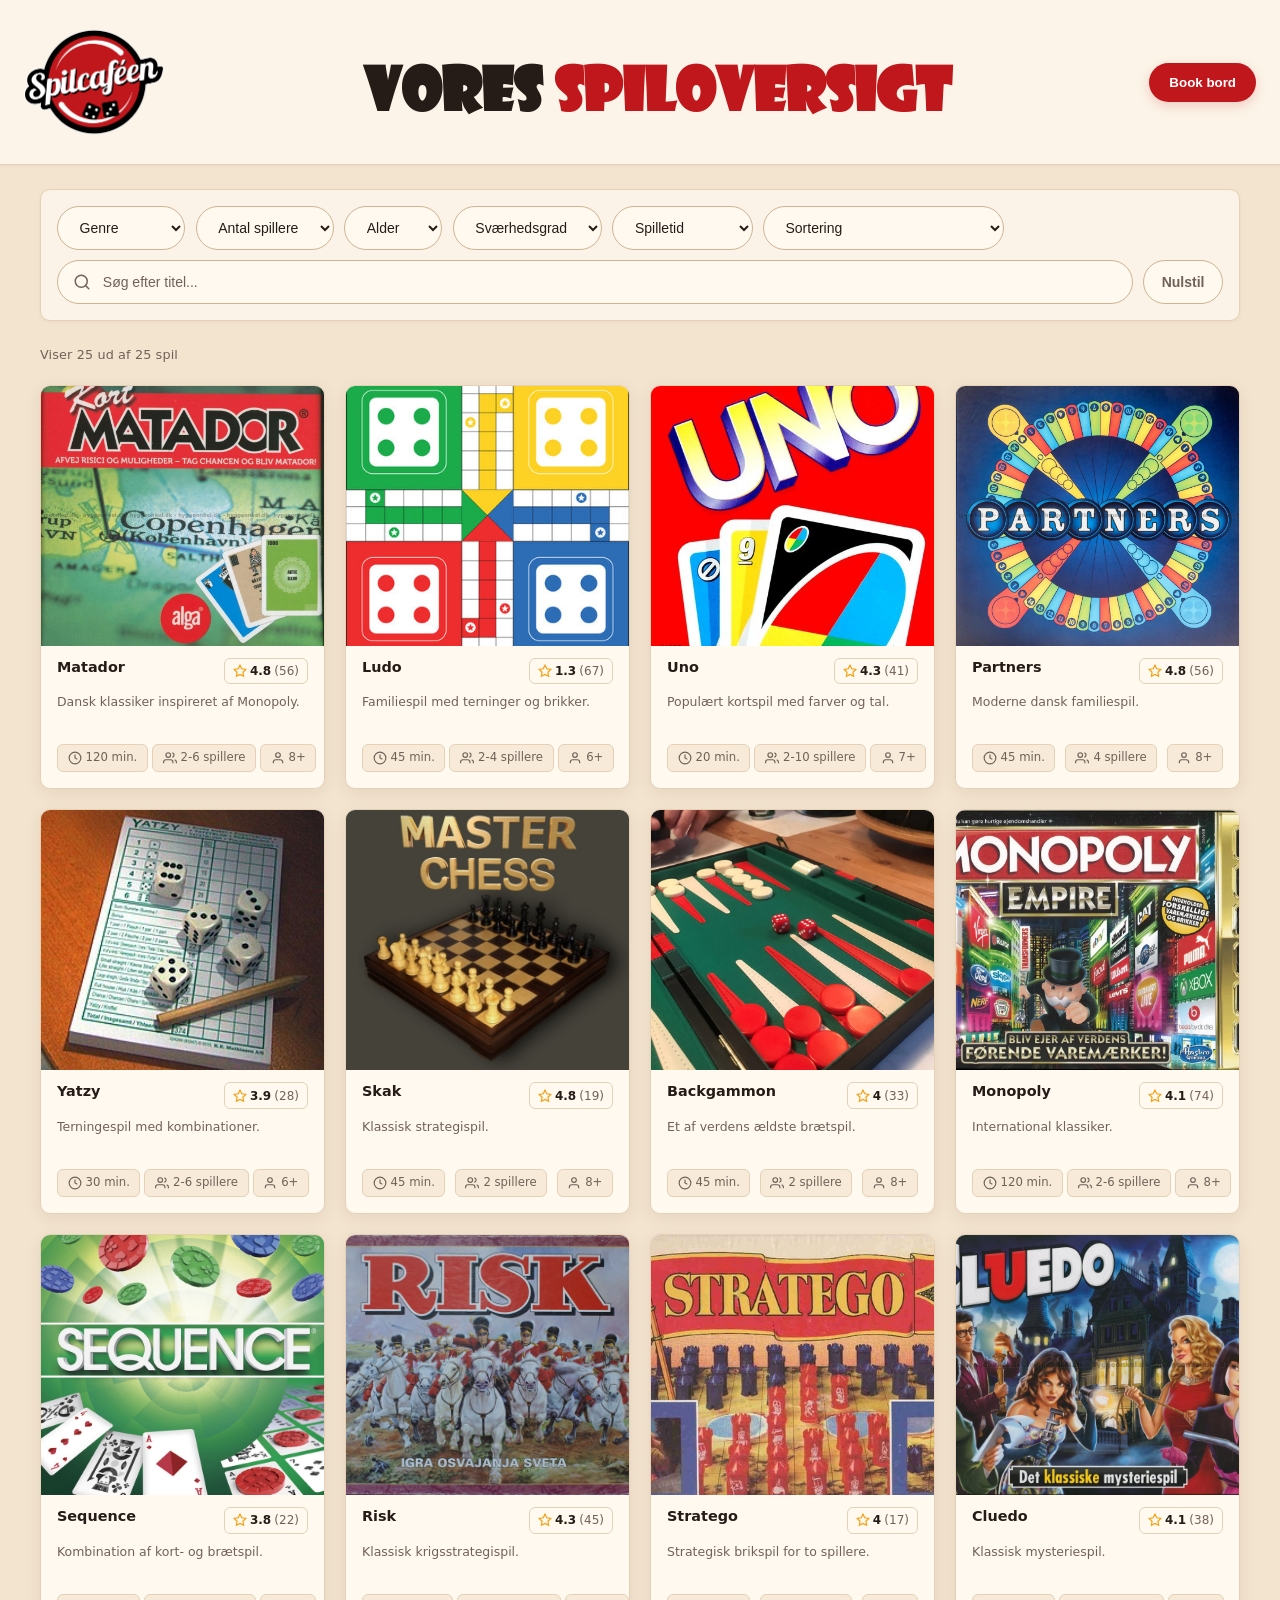
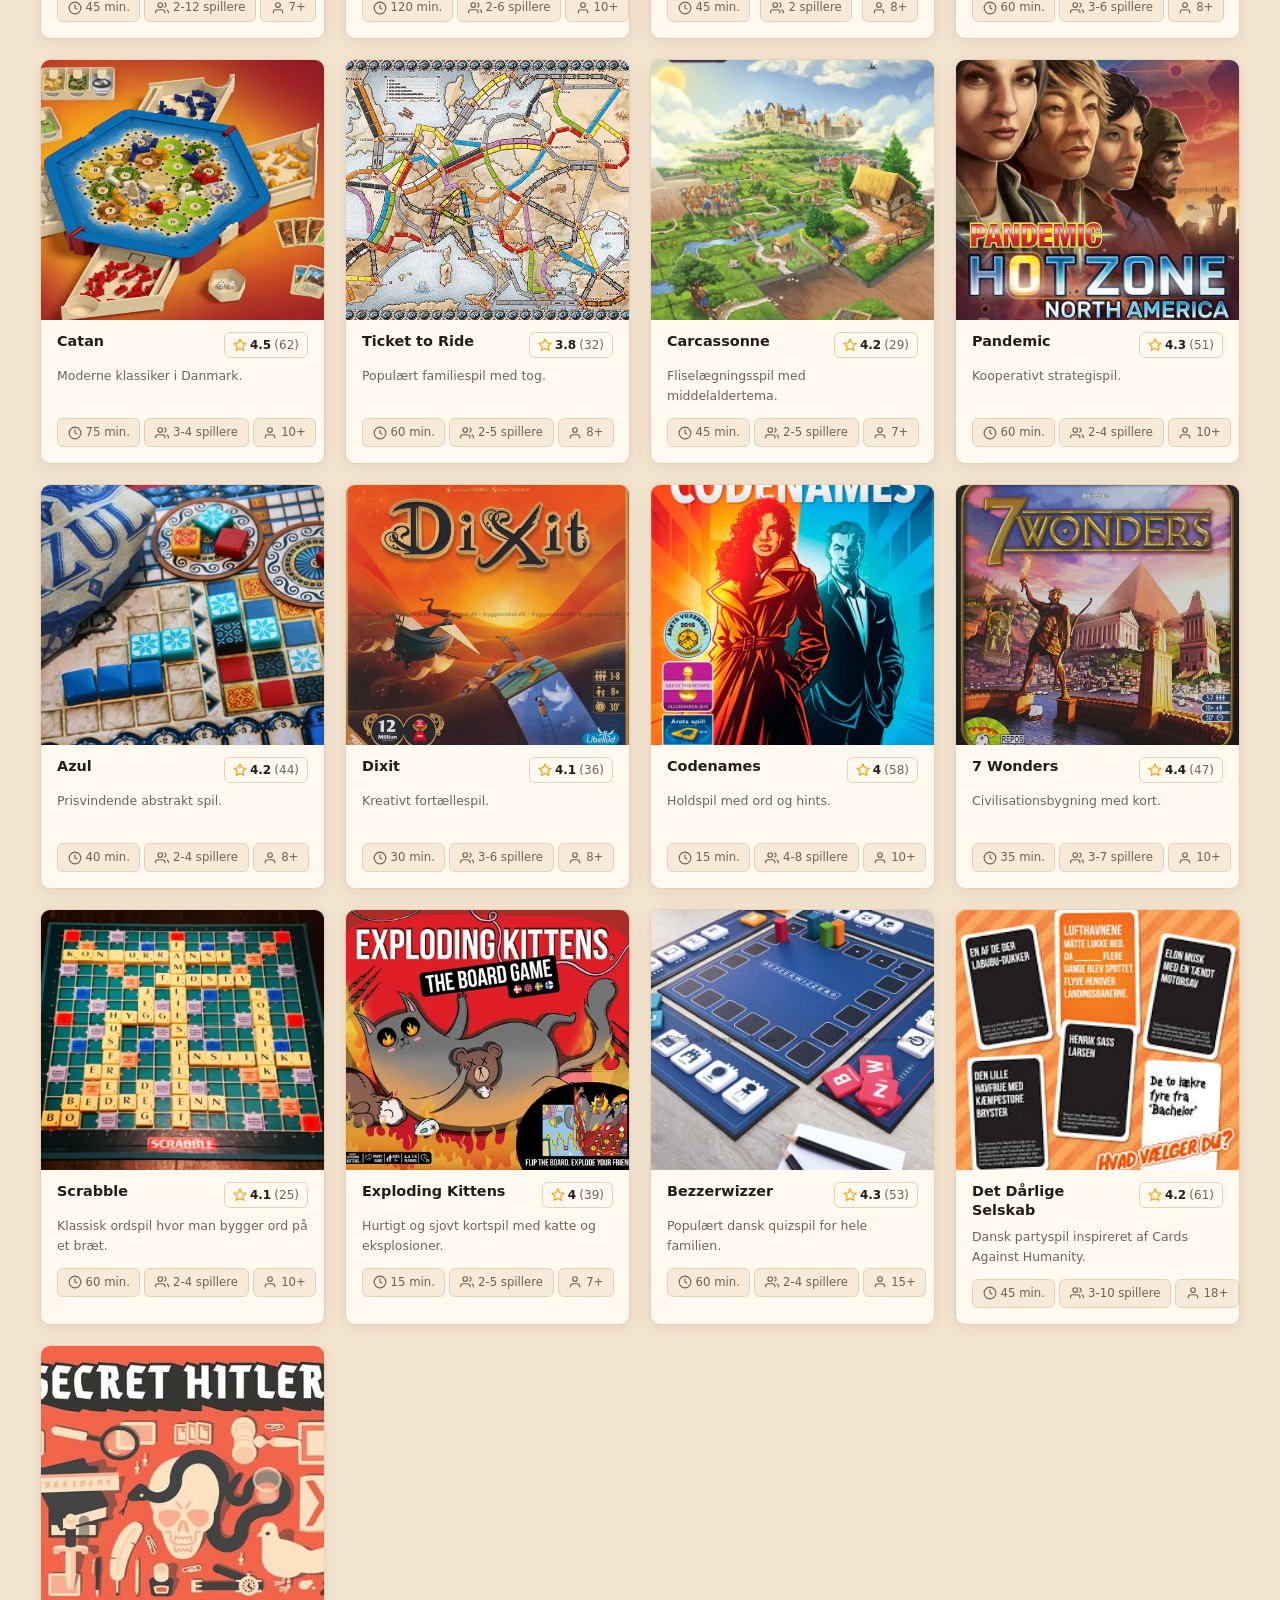
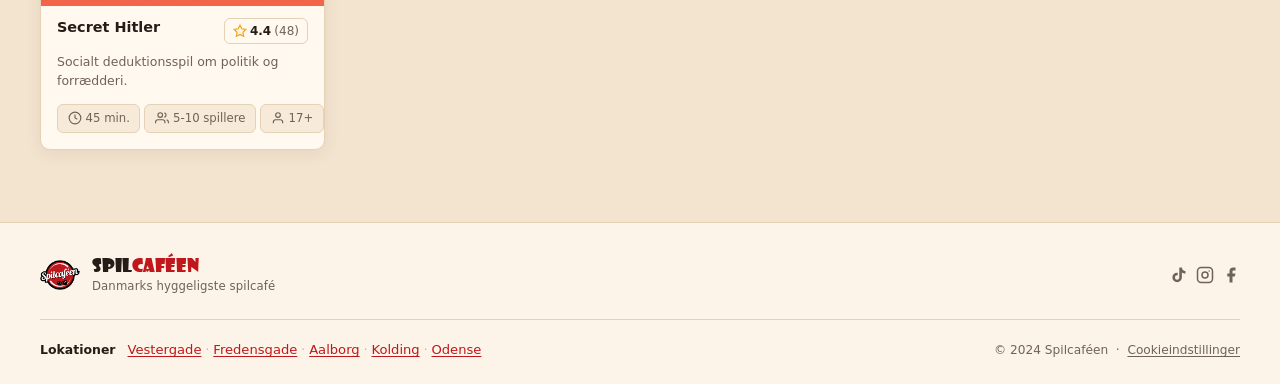
<file: docs/index.html>
<!DOCTYPE html>
<html lang="da">
<head>
  <meta charset="UTF-8" />
  <meta name="viewport" content="width=device-width, initial-scale=1.0" />
  <title>Spilcafé</title>
  <link rel="stylesheet" href="app.css" />
</head>

<body>
  
  <header>
    <img src="img/spilcafe_logo.png" alt="Spilcaféen Logo" class="Logo"/>
    <h1><span>Vores</span> <span>Spiloversigt</span></h1>
    <button id="open-booking" type="button" class="header-book-btn">
  Book bord
</button>
  </header>

  <main>
    <div class="controls">
      <div class="control-group">
        <label for="genre-select">Genre</label>
        <select id="genre-select">
          <option value="all">Genre</option>
        </select>
      </div>
      <div class="control-group">
  <label for="players-select">Antal spillere</label>
  <select id="players-select">
    <option value="all">Antal spillere</option>
  </select>
</div>

<div class="control-group">
  <label for="age-select">Alder</label>
  <select id="age-select">
    <option value="all">Alder</option>
  </select>
</div>

<div class="control-group">
  <label for="difficulty-select">Sværhedsgrad</label>
  <select id="difficulty-select">
    <option value="all">Sværhedsgrad</option>
    <option value="Let">Let</option>
    <option value="Mellem">Mellem</option>
    <option value="Svær">Svær</option>
  </select>
</div>

<div class="control-group">
  <label for="playtime-select">Spilletid</label>
  <select id="playtime-select">
    <option value="all">Spilletid</option>
    <option value="0-30">Op til 30 min.</option>
    <option value="31-60">31-60 min.</option>
    <option value="61-90">61-90 min.</option>
    <option value="91+">Over 90 min.</option>
  </select>
</div>
      <div class="control-group">
        <label for="sort-select">Sortering</label>
        <select id="sort-select">
          <option value="none">Sortering</option>
          <optgroup label="familie spil">
            <option value="title-asc">Titel (A–Å)</option>
            <option value="title-desc">Titel (Å–A)</option>
          </optgroup>
          <optgroup label="Rating">
            <option value="rating-desc">Rating (højeste først)</option>
            <option value="rating-asc">Rating (laveste først)</option>
          </optgroup>
          <optgroup label="Spilletid">
            <option value="playtime-asc">Spilletid (kortest først)</option>
            <option value="playtime-desc">Spilletid (længst først)</option>
          </optgroup>
          <optgroup label="Spillere">
            <option value="players-asc">Spillere (færrest først)</option>
            <option value="players-desc">Spillere (flest først)</option>
          </optgroup>
          <optgroup label="Alder">
            <option value="age-asc">Alder (lavest først)</option>
            <option value="age-desc">Alder (højest først)</option>
          </optgroup>
          <optgroup label="Anmeldelser">
            <option value="votes-desc">Anmeldelser (flest først)</option>
          </optgroup>
          <optgroup label="Sværhedsgrad">
            <option value="difficulty-asc">Sværhedsgrad (let først)</option>
            <option value="difficulty-desc">Sværhedsgrad (svær først)</option>
          </optgroup>
        </select>
      </div>

      <div class="control-group search-wrapper">
        <svg xmlns="http://www.w3.org/2000/svg" width="18" height="18" viewBox="0 0 24 24" fill="none" stroke="currentColor" stroke-width="2" stroke-linecap="round" stroke-linejoin="round">
          <circle cx="11" cy="11" r="8"/><line x1="21" y1="21" x2="16.65" y2="16.65"/>
        </svg>
        <label for="search-input">Søg</label>
        <input type="text" id="search-input" placeholder="Søg efter titel..." />
    
      </div>
        <button id="reset-filters" type="button">Nulstil</button>
    </div>
    

    <div class="status-bar">
      <p id="movie-count">Viser 0 spil</p>
    </div>

    <div id="movie-list" class="movie-grid">
      <p class="loading">Indlæser spil...</p>
    </div>
  </main>

  <footer>
    <div class="footer-top">
      <div class="footer-brand">
        <img src="img/spilcafe_logo.png" alt="Spilcafé" class="footer-logo" />
        <div>
          <p class="footer-brand-name">Spil<span>Caféen</span></p>
          <p class="footer-tagline">Danmarks hyggeligste spilcafé</p>
        </div>
      </div>
      <div class="footer-social">
        <a href="#" class="social-icon" aria-label="TikTok">
          <svg width="18" height="18" viewBox="0 0 24 24" fill="currentColor"><path d="M19.59 6.69a4.83 4.83 0 0 1-3.77-4.25V2h-3.45v13.67a2.89 2.89 0 0 1-2.88 2.5 2.89 2.89 0 0 1-2.89-2.89 2.89 2.89 0 0 1 2.89-2.89c.28 0 .54.04.79.1V9.01a6.33 6.33 0 0 0-.79-.05 6.34 6.34 0 0 0-6.34 6.34 6.34 6.34 0 0 0 6.34 6.34 6.34 6.34 0 0 0 6.33-6.34V8.69a8.18 8.18 0 0 0 4.78 1.52V6.76a4.85 4.85 0 0 1-1.01-.07z"/></svg>
        </a>
        <a href="#" class="social-icon" aria-label="Instagram">
          <svg width="18" height="18" viewBox="0 0 24 24" fill="none" stroke="currentColor" stroke-width="2" stroke-linecap="round" stroke-linejoin="round"><rect x="2" y="2" width="20" height="20" rx="5" ry="5"/><circle cx="12" cy="12" r="4"/><circle cx="17.5" cy="6.5" r="1" fill="currentColor" stroke="none"/></svg>
        </a>
        <a href="#" class="social-icon" aria-label="Facebook">
          <svg width="18" height="18" viewBox="0 0 24 24" fill="currentColor"><path d="M18 2h-3a5 5 0 0 0-5 5v3H7v4h3v8h4v-8h3l1-4h-4V7a1 1 0 0 1 1-1h3z"/></svg>
        </a>
      </div>
    </div>

    <div class="footer-divider"></div>

    <div class="footer-bottom">
      <div class="footer-locations-row">
        <p class="footer-label">Lokationer</p>
        <nav class="footer-locations">
          <a href="#">Vestergade</a>
          <span class="footer-sep">·</span>
          <a href="#">Fredensgade</a>
          <span class="footer-sep">·</span>
          <a href="#">Aalborg</a>
          <span class="footer-sep">·</span>
          <a href="#">Kolding</a>
          <span class="footer-sep">·</span>
          <a href="#">Odense</a>
        </nav>
      </div>
      <p class="footer-copy">© 2024 Spilcaféen &nbsp;·&nbsp; <a href="#">Cookieindstillinger</a></p>
    </div>
  </footer>

  <dialog id="booking-dialog">
    <form id="booking-form" method="dialog">
      <button type="button" id="close-booking">✕</button>
      <div class="booking-header">
        <h2>Book et Bord</h2>
        <p>Reservér et bord hos Spilcaféen og vælg dit yndlingsspil</p>
      </div>
      <div class="booking-body">
        <div class="booking-row">
          <div class="booking-field">
            <label for="booking-name">Navn</label>
            <input type="text" id="booking-name" placeholder="Dit fulde navn" required />
          </div>
          <div class="booking-field">
            <label for="booking-email">E-mail</label>
            <input type="email" id="booking-email" placeholder="din@email.dk" required />
          </div>
        </div>
        <div class="booking-row">
          <div class="booking-field">
            <label for="booking-date">Dato</label>
            <input type="date" id="booking-date" required />
          </div>
          <div class="booking-field">
            <label for="booking-time">Tidspunkt</label>
            <select id="booking-time" required>
              <option value="">Vælg tid</option>
              <option value="14:00">14:00</option>
              <option value="15:00">15:00</option>
              <option value="16:00">16:00</option>
              <option value="17:00">17:00</option>
              <option value="18:00">18:00</option>
              <option value="19:00">19:00</option>
              <option value="20:00">20:00</option>
              <option value="21:00">21:00</option>
            </select>
          </div>
        </div>
        <div class="booking-row">
          <div class="booking-field">
            <label for="booking-people">Antal personer</label>
            <input type="number" id="booking-people" min="1" max="20" placeholder="Antal" required />
          </div>
          <div class="booking-field">
            <label for="booking-location">Lokation</label>
            <select id="booking-location" required>
              <option value="">Vælg lokation</option>
              <option value="Vestergade">Vestergade</option>
              <option value="Fredensgade">Fredensgade</option>
              <option value="Aalborg">Aalborg</option>
              <option value="Kolding">Kolding</option>
              <option value="Odense">Odense</option>
            </select>
          </div>
        </div>
        <div class="booking-field">
          <label for="booking-note">Ønsker / Bemærkninger <span class="optional">(valgfri)</span></label>
          <textarea id="booking-note" placeholder="F.eks. ønsket spil, fødselsdagsfejring, allergi..."></textarea>
        </div>
        <button type="submit" class="booking-submit">Bekræft Booking</button>
      </div>
    </form>
  </dialog>

  <dialog id="movie-dialog">
    <form method="dialog">
      <button id="close-dialog">✕</button>
      <div id="dialog-content"></div>
    </form>
  </dialog>
<button id="back-to-top" type="button" aria-label="Tilbage til toppen">
  ↑
</button>
  <script src="app.js"></script>
  
</body>
</html>
</file>
<file: docs/app.css>
@font-face {
  font-family: 'Showg';
  src: url('../font/SHOWG.TTF') format('truetype');
}

* {
  margin: 0;
  padding: 0;
  box-sizing: border-box;
}

:root {
 /* farver */
 /* --bg: #F3E4CF;
  --surface: #F3E4CF;
  --surface-raised: #F3E4CF;

  --text: #241B16;
  --text-muted: #6F635A;

  --accent: #BF171C;
  --accent-hover: #A51317;

  --border: #E8D8C4;
  --border-strong: #D8C1A6; */

  --bg: #F3E4CF;
  --surface: #FFF9F0;
  --surface-raised: #F7EAD8;

  --text: #261C17;
  --text-muted: #716258;

  --accent: #BF171C;
  --accent-hover: #9F1116;

  --border: #E5D1B6;
  --border-strong: #CFB491;

  /* skygger */
  /* Gamle skygger--shadow-sm: 0 1px 3px rgba(0,0,0,0.07), 0 1px 2px rgba(0,0,0,0.05);
  --shadow-md: 0 4px 16px rgba(0,0,0,0.08), 0 2px 4px rgba(0,0,0,0.04);
  --shadow-hover: 0 12px 32px rgba(0,0,0,0.14), 0 4px 8px rgba(0,0,0,0.06); */

  /* Nye Skygger */
  --shadow-sm: 0 1px 3px rgba(72, 47, 27, 0.06);
  --shadow-md: 0 4px 16px rgba(72, 47, 27, 0.08);
  --shadow-hover: 0 12px 28px rgba(72, 47, 27, 0.14);

  /* afstand */
  --sp-1: 4px;
  --sp-2: 8px;
  --sp-3: 12px;
  --sp-4: 16px;
  --sp-5: 20px;
  --sp-6: 24px;
  --sp-8: 32px;

  /* hjørner */
  --r-sm: 6px;
  --r-md: 10px;
  --r-lg: 14px;
  --r-full: 9999px;
}

body {
  background: var(--bg);
  color: var(--text);
  min-height: 100vh;
  display: flex;
  flex-direction: column;
  font-family: system-ui, -apple-system, BlinkMacSystemFont, 'Segoe UI', Roboto, sans-serif;
  font-size: 16px;
  line-height: 1.5;
}

/* header */
header {
  background: rgba(255, 249, 240, 0.78);
  border-bottom: 1px solid var(--border);
  box-shadow: var(--shadow-sm);
  display: flex;
  align-items: center;
  padding: 0.75rem 1.5rem;
  gap: var(--sp-6);
}

.Logo {
  height: auto;
  width: auto;
  max-width: 140px;
  flex-shrink: 0;
}

header h1 {
  font-family: 'Showg', sans-serif;
  font-size: clamp(2rem, 5vw, 3.6rem);
  line-height: 1;
  flex: 1;
  text-align: center;
  padding-top: 0.75rem;
}

header h1 span:first-child {
  color: var(--text);
}

header h1 span:last-child {
  color: var(--accent);
}

/* book bord knap */
/* .dialog-book-btn {
  display: flex;
  align-items: center;
  justify-content: center;
  gap: var(--sp-2);
  width: 100%;
  background: var(--accent);
  color: #fff;
  border: none;
  border-radius: var(--r-full);
  padding: 0.75rem 1.5rem;
  font-size: 0.925rem;
  font-weight: 600;
  cursor: pointer;
  margin-top: var(--sp-5);
  transition: background 0.2s ease;
}

.dialog-book-btn:hover {
  background: var(--accent-hover);
} */

/* booking dialog */
dialog#booking-dialog {
  width: min(94vw, 560px);
  max-height: 90vh;
  padding: 0;
  border: 1px solid var(--border);
  border-radius: var(--r-lg);
  background: var(--surface);
  color: var(--text);
  box-shadow: 0 24px 64px rgba(0, 0, 0, 0.55);
  overflow: hidden;
  position: fixed;
  left: 50%;
  top: 50%;
  transform: translate(-50%, -50%);
  margin: 0;
  animation: dialog-in 240ms cubic-bezier(0.22, 1, 0.36, 1) both;
}

dialog#booking-dialog::backdrop {
  background: rgba(0, 0, 0, 0.7);
  backdrop-filter: blur(6px);
}

#close-booking {
  position: absolute;
  top: var(--sp-4);
  right: var(--sp-4);
  width: 2.25rem;
  height: 2.25rem;
  border-radius: var(--r-full);
  border: 1px solid var(--border-strong);
  background: var(--surface);
  color: var(--text-muted);
  font-size: 1rem;
  cursor: pointer;
  display: grid;
  place-items: center;
  transition: background 0.2s ease, color 0.2s ease;
  z-index: 10;
}

#close-booking:hover {
  background: var(--accent);
  border-color: var(--accent);
  color: #fff;
}

.booking-header {
  padding: var(--sp-8) var(--sp-8) var(--sp-5);
  border-bottom: 1px solid var(--border);
}

.booking-header h2 {
  font-family: 'Showg', sans-serif;
  font-size: clamp(1.4rem, 3vw, 1.9rem);
  color: var(--text);
  margin-bottom: var(--sp-1);
  padding-right: var(--sp-8);
}

.booking-header p {
  font-size: 0.85rem;
  color: var(--text-muted);
}

.booking-body {
  padding: var(--sp-6) var(--sp-8) var(--sp-8);
  overflow-y: auto;
  max-height: calc(90vh - 120px);
  display: flex;
  flex-direction: column;
  gap: var(--sp-4);
}

.booking-row {
  display: grid;
  grid-template-columns: 1fr 1fr;
  gap: var(--sp-4);
}

.booking-field {
  display: flex;
  flex-direction: column;
  gap: var(--sp-1);
}

.booking-field label {
  font-size: 0.8rem;
  font-weight: 600;
  color: var(--text);
}

.optional {
  font-weight: 400;
  color: var(--text-muted);
}

.booking-field input,
.booking-field select,
.booking-field textarea {
  background: var(--surface);
  border: 1.5px solid var(--border-strong);
  color: var(--text);
  border-radius: var(--r-md);
  padding: 0.6rem 0.85rem;
  font-size: 0.875rem;
  outline: none;
  font-family: inherit;
  transition: border-color 0.2s ease;
}

.booking-field input:focus,
.booking-field select:focus,
.booking-field textarea:focus {
  border-color: var(--accent);
}

.booking-field input::placeholder,
.booking-field textarea::placeholder {
  color: var(--text-muted);
}

.booking-field textarea {
  resize: vertical;
  min-height: 80px;
  line-height: 1.5;
}

.booking-submit {
  width: 100%;
  background: var(--accent);
  color: #fff;
  border: none;
  border-radius: var(--r-full);
  padding: 0.75rem;
  font-size: 0.95rem;
  font-weight: 600;
  cursor: pointer;
  margin-top: var(--sp-2);
  transition: background 0.2s ease;
}

.booking-submit:hover {
  background: var(--accent-hover);
}

.booking-success {
  text-align: center;
  padding: var(--sp-8);
}

.booking-success .success-icon {
  font-size: 2.5rem;
  margin-bottom: var(--sp-4);
}

.booking-success h3 {
  font-family: 'Showg', sans-serif;
  font-size: 1.6rem;
  color: var(--text);
  margin-bottom: var(--sp-2);
}

.booking-success p {
  color: var(--text-muted);
  font-size: 0.875rem;
  line-height: 1.6;
}

@media (max-width: 480px) {
  .booking-row {
    grid-template-columns: 1fr;
  }
  .booking-header,
  .booking-body {
    padding-left: var(--sp-5);
    padding-right: var(--sp-5);
  }
}

/* main */
main {
  width: min(1200px, 94vw);
  margin: 0 auto;
  padding: var(--sp-6) 0 var(--sp-8);
  flex: 1;
}

.control-group {
  display: flex;
}

.control-group label {
  display: none;
}

.control-group select {
  min-height: 44px;
  background: var(--surface);
  border: 1.5px solid var(--border-strong);
  color: var(--text);
  border-radius: var(--r-full);
  padding: 0.6rem 1.1rem;
  font-size: 0.875rem;
  font-weight: 500;
  outline: none;
  transition: border-color 0.2s ease;
  cursor: pointer;
  white-space: nowrap;
 
}

.control-group select:hover {
  border-color: #aaa;
}

.control-group select:focus {
  border-color: var(--accent);
}

/* .control-group select option,
.control-group select optgroup {
  background: #1e1e1e;
  color: #f2f2f2;
} */
.control-group select option,
.control-group select optgroup {
  background: var(--surface);
  color: var(--text);
}

.search-wrapper {
  flex: 1;
  position: relative;
  align-items: center;
}

.search-wrapper svg {
  position: absolute;
  left: 1rem;
  top: 50%;
  transform: translateY(-50%);
  color: var(--text-muted);
  pointer-events: none;
}

.control-group input {
  min-height: 44px;
  width: 100%;
  background: var(--surface);
  border: 1.5px solid var(--border-strong);
  color: var(--text);
  border-radius: var(--r-full);
  padding: 0.6rem 1rem 0.6rem 2.8rem;
  font-size: 0.875rem;
  outline: none;
  transition: border-color 0.2s ease;
}

.control-group input::placeholder {
  color: var(--text-muted);
  font-weight: 400;
}

.control-group input:hover {
  border-color: #aaa;
}

.control-group input:focus {
  border-color: var(--accent);
}

/* antal spil */
.status-bar {
  margin-bottom: var(--sp-3);
  color: var(--text-muted);
  font-size: 0.8rem;
  font-weight: 500;
  letter-spacing: 0.01em;
}

/* kortgitter */
.movie-grid {
  display: grid;
  grid-template-columns: repeat(4, 1fr);
  gap: var(--sp-5);
  padding: var(--sp-2) 0;
}

/* kort */
.movie-card {
  background: var(--surface);
  border: 1px solid var(--border);
  border-radius: var(--r-md);
  overflow: hidden;
  cursor: pointer;
  box-shadow: var(--shadow-md);
  transition: transform 0.2s ease, box-shadow 0.2s ease;


  display: flex;
  flex-direction: column;
  height: 100%;
}

.movie-card:hover {
  transform: translateY(-4px);
  box-shadow: var(--shadow-hover);
  border-color: var(--border-strong);
}

.movie-poster {
  width: 100%;
  height: 260px;
  object-fit: cover;
  display: block;
}

/* kort info */
.movie-info {
  padding: var(--sp-3) var(--sp-4) var(--sp-4);

  display: flex;
  flex-direction: column;
  flex: 1;
}

.title-row {
  display: flex;
  justify-content: space-between;
  align-items: flex-start;
  gap: var(--sp-2);
  margin-bottom: var(--sp-2);
}

.movie-info h2 {
  font-family: system-ui, -apple-system, sans-serif;
  font-size: 0.9rem;
  font-weight: 700;
  color: var(--text);
  line-height: 1.3;
  margin: 0;
  
}

.rating-badge {
  display: flex;
  align-items: center;
  gap: 0.2rem;
  border: 1.5px solid var(--border);
  border-radius: var(--r-sm);
  padding: 0.2rem 0.5rem;
  font-size: 0.75rem;
  font-weight: 600;
  color: var(--text);
  white-space: nowrap;
  flex-shrink: 0;
  cursor: pointer;
  transition: opacity 0.2s ease;

  
}

.rating-badge:hover {
  opacity: 0.7;
}

.rating-badge.starred svg {
  fill: #f59e0b;
}

.rating-votes {
  color: var(--text-muted);
  font-weight: 400;
}

/* .card-description {
  min-height: 2.5rem;
  font-size: 0.78rem;
  color: var(--text-muted);
  line-height: 1.55;
  margin-bottom: var(--sp-3);
  display: -webkit-box;
  line-clamp: 2;
  -webkit-line-clamp: 2;
  -webkit-box-orient: vertical;
  overflow: hidden;
} */
.card-description {
  min-height: 2.5rem;
  max-height: 2.5rem;
  font-size: 0.78rem;
  color: var(--text-muted);
  line-height: 1.55;
  margin-bottom: var(--sp-3);
  overflow: hidden;
}

.info-badges {
  display: flex;
  gap: var(--sp-1);
  flex-wrap: nowrap;
  justify-content: space-between;
}

.badge {
  display: flex;
  align-items: center;
  gap: 0.25rem;
  background: var(--surface-raised);
  border: 1px solid var(--border);
  border-radius: var(--r-sm);
  padding: 0.28rem 0.6rem;
  font-size: 0.73rem;
  font-weight: 500;
  color: var(--text-muted);
  white-space: nowrap;
}

/* ingen resultater */
.empty,
.loading {
  text-align: center;
  color: var(--text-muted);
  border: 1px solid var(--border);
  border-radius: var(--r-sm);
  padding: var(--sp-4);
  background: var(--surface);
  grid-column: 1 / -1;
  font-size: 0.875rem;
}

/* dialog */
dialog#movie-dialog {
  width: min(94vw, 960px);
  max-height: 90vh;
  padding: 0;
  border: 1px solid var(--border);
  border-radius: var(--r-lg);
  background: var(--surface);
  color: var(--text);
  box-shadow: 0 24px 64px rgba(0, 0, 0, 0.55);
  overflow: hidden;
  position: fixed;
  left: 50%;
  top: 50%;
  transform: translate(-50%, -50%);
  margin: 0;
  animation: dialog-in 240ms cubic-bezier(0.22, 1, 0.36, 1) both;
}

@keyframes dialog-in {
  from { opacity: 0; transform: translate(-50%, -47%) scale(0.96); }
  to   { opacity: 1; transform: translate(-50%, -50%) scale(1); }
}

dialog#movie-dialog::backdrop {
  background: rgba(0, 0, 0, 0.7);
  backdrop-filter: blur(6px);
}

#close-dialog {
  position: absolute;
  top: var(--sp-4);
  right: var(--sp-4);
  width: 2.25rem;
  height: 2.25rem;
  border-radius: var(--r-full);
  border: 1px solid var(--border-strong);
  background: var(--surface);
  color: var(--text-muted);
  font-size: 1rem;
  cursor: pointer;
  display: grid;
  place-items: center;
  transition: background 0.2s ease, color 0.2s ease;
  z-index: 10;
}

#close-dialog:hover {
  background: var(--accent);
  border-color: var(--accent);
  color: #fff;
}

#dialog-content {
  display: grid;
  grid-template-columns: 0.85fr 1.15fr;
  gap: 0;
  align-items: stretch;
  overflow-y: auto;
  max-height: 90vh;
}

#dialog-content img.movie-poster {
  width: 100%;
  height: 100%;
  min-height: 360px;
  object-fit: cover;
  display: block;
  border-radius: 0;
}

.dialog-details {
  padding: var(--sp-8) var(--sp-8) var(--sp-8) var(--sp-6);
  overflow-y: auto;
}

.dialog-title-row {
  margin-bottom: var(--sp-2);
  padding-right: var(--sp-8);
  display: flex;
  flex-direction: column;
  gap: var(--sp-2);
}

.dialog-details h2 {
  margin: 0;
  font-family: 'Showg', sans-serif;
  font-size: clamp(1.6rem, 3vw, 2.2rem);
  line-height: 1.1;
  color: var(--text);
}

.dialog-genre {
  display: inline-flex;
  align-items: center;
  padding: 0.25rem 0.75rem;
  border-radius: var(--r-sm);
  background: var(--surface-raised);
  border: 1px solid var(--border);
  color: var(--text-muted);
  font-size: 0.75rem;
  font-weight: 600;
  letter-spacing: 0.02em;
  white-space: nowrap;
  align-self: flex-start;
  cursor: default;
  pointer-events: none;
}

.dialog-rating {
  display: flex;
  align-items: center;
  gap: var(--sp-2);
  margin-bottom: var(--sp-5);
}

.dialog-star-btn {
  background: none;
  border: none;
  cursor: pointer;
  padding: 0;
  display: flex;
  align-items: center;
  line-height: 1;
}

.dialog-star-btn svg {
  fill: none;
  stroke: #d1d5db;
  transition: fill 0.2s ease, stroke 0.2s ease;
}

.dialog-star-btn:hover svg {
  stroke: #f59e0b;
}

.dialog-star-btn.starred svg {
  fill: #f59e0b;
  stroke: #f59e0b;
}

.dialog-score {
  font-size: 1.1rem;
  font-weight: 700;
  color: var(--text);
}

.dialog-votes {
  font-size: 0.8rem;
  color: var(--text-muted);
}

.dialog-stats {
  display: flex;
  gap: var(--sp-3);
  margin-bottom: var(--sp-5);
  flex-wrap: wrap;
}

.dialog-stat {
  display: flex;
  align-items: center;
  gap: var(--sp-3);
  background: var(--surface-raised);
  border: 1px solid var(--border);
  border-radius: var(--r-md);
  padding: var(--sp-3) var(--sp-4);
  flex: 1;
  min-width: 90px;
  color: var(--text-muted);
}

.dialog-stat div {
  display: flex;
  flex-direction: column;
  gap: 2px;
}

.stat-label {
  font-size: 0.68rem;
  color: var(--text-muted);
  text-transform: uppercase;
  letter-spacing: 0.06em;
  font-weight: 600;
}

.stat-value {
  font-size: 0.925rem;
  font-weight: 700;
  color: var(--text);
}

.movie-year {
  display: inline-block;
  margin-left: 0.45rem;
  padding: 0.2rem 0.55rem;
  border-radius: var(--r-full);
  background: var(--surface-raised);
  color: var(--text-muted);
  font-size: 0.8rem;
  font-weight: 600;
}

.movie-description {
  color: var(--text-muted);
  font-size: 0.875rem;
  line-height: 1.7;
  border-top: 1px solid var(--border);
  padding-top: var(--sp-4);
  margin-top: var(--sp-1);
}

/* footer */
footer {
  background: rgba(255, 249, 240, 0.78);
  border-top: 1px solid var(--border);
  margin-top: var(--sp-8);
  padding: var(--sp-8) 1.5rem var(--sp-6);
}

.footer-top {
  width: min(1200px, 94vw);
  margin: 0 auto var(--sp-6);
  display: flex;
  justify-content: space-between;
  align-items: center;
  gap: var(--sp-4);
}

.footer-brand {
  display: flex;
  align-items: center;
  gap: 0.75rem;
}

.footer-logo {
  width: 40px;
  height: 40px;
  object-fit: contain;
}

.footer-brand-name {
  font-family: 'Showg', sans-serif;
  font-size: 1.2rem;
  line-height: 1;
  color: var(--text);
}

.footer-brand-name span {
  color: var(--accent);
}

.footer-tagline {
  font-size: 0.73rem;
  color: var(--text-muted);
  margin-top: 0.25rem;
  letter-spacing: 0.01em;
}

.footer-social {
  display: flex;
  gap: var(--sp-2);
  flex-shrink: 0;
}

.social-icon {
  display: grid;
  place-items: center;
  color: var(--text-muted);
}

.footer-divider {
  width: min(1200px, 94vw);
  margin: 0 auto var(--sp-5);
  border-top: 1px solid var(--border);
}

.footer-bottom {
  width: min(1200px, 94vw);
  margin: 0 auto;
  display: flex;
  justify-content: space-between;
  align-items: baseline;
  gap: var(--sp-4);
  flex-wrap: wrap;
}

.footer-locations-row {
  display: flex;
  align-items: baseline;
  gap: 0.75rem;
  flex-wrap: wrap;
}

.footer-label {
  font-size: 0.78rem;
  font-weight: 600;
  color: var(--text);
  white-space: nowrap;
}

.footer-locations {
  display: flex;
  align-items: center;
  gap: var(--sp-1);
  flex-wrap: wrap;
}

.footer-locations a {
  font-size: 0.82rem;
  color: var(--accent);
  text-decoration: underline;
  text-underline-offset: 2px;
  transition: opacity 0.2s ease;
}

.footer-locations a:hover {
  opacity: 0.65;
}

.footer-sep {
  color: var(--border-strong);
  font-size: 0.75rem;
}

.footer-copy {
  font-size: 0.76rem;
  color: var(--text-muted);
  white-space: nowrap;
}

.footer-copy a {
  color: var(--text-muted);
  text-decoration: underline;
  text-underline-offset: 2px;
  transition: color 0.2s ease;
}

.footer-copy a:hover {
  color: var(--text);
}

/* responsive */
@media (max-width: 1100px) {
  .movie-grid {
    grid-template-columns: repeat(3, 1fr);
  }
}

@media (max-width: 768px) {
  .movie-grid {
    grid-template-columns: repeat(2, 1fr);
  }

  #dialog-content {
    grid-template-columns: 1fr;
  }

  #dialog-content img.movie-poster {
    min-height: 220px;
    max-height: 280px;
  }

  .dialog-details {
    padding: var(--sp-5);
  }
}

@media (max-width: 900px) {
  .controls {
    flex-wrap: wrap;
  }
  .search-wrapper {
    flex: unset;
    width: 100%;
  }
}

@media (max-width: 480px) {
  .movie-grid {
    grid-template-columns: 1fr;
  }
}
#reset-filters {
  background: var(--surface);
  border: 1.5px solid var(--border-strong);
  color: var(--text-muted);
  border-radius: var(--r-full);
  padding: 0.6rem 1.1rem;
  font-size: 0.875rem;
  font-weight: 600;
  cursor: pointer;
  white-space: nowrap;
  transition: background 0.2s ease, border-color 0.2s ease, color 0.2s ease;
}

#reset-filters:hover {
  background: var(--accent);
  border-color: var(--accent);
  color: #fff;
}

#reset-filters:focus {
  outline: none;
  border-color: var(--accent);
}

/* Filterområde */
.controls {
  background: var(--surface);
  border: 1px solid var(--border);
  border-radius: var(--r-md);
  padding: var(--sp-4);
  box-shadow: var(--shadow-sm);

  /* display: flex;
  flex-wrap: wrap;
  gap: var(--sp-2);
  align-items: center; */
  display: flex;
  flex-wrap: wrap;
  align-items: center;
  gap: 0.65rem;
  margin-bottom: 1.5rem;
  padding: 1rem;
  background: rgba(255, 249, 240, 0.75);
  border: 1px solid var(--border);
  border-radius: var(--r-md);
  box-shadow: var(--shadow-sm);
  
}

/* Dropdowns må ikke presse layoutet ud af skærmen */
.control-group select {
  min-width: 0;
}

/* Søgning går ned på sin egen linje, hvis der ikke er plads */
.search-wrapper {
  flex: 1 1 240px;
  min-width: 0;
}

/* Nulstil skal blive synlig */
#reset-filters {
  min-height: 44px;
  flex-shrink: 0;
}

/* Mobil */
@media (max-width: 600px) {
  .controls {
    flex-direction: column;
    align-items: stretch;
  }

  .control-group,
  .control-group select,
  .search-wrapper,
  .control-group input,
  #reset-filters {
    width: 100%;
  }
}

/* tilbage til toppen knap */
#back-to-top {
  position: fixed;
  right: 1.5rem;
  bottom: 1.5rem;
  width: 48px;
  height: 48px;
  border: none;
  border-radius: var(--r-full);
  background: var(--accent);
  color: #fff;
  font-size: 1.4rem;
  font-weight: 700;
  cursor: pointer;
  box-shadow: var(--shadow-md);
  z-index: 1000;

  opacity: 0;
  visibility: hidden;
  transform: translateY(12px);
  transition:
    opacity 0.2s ease,
    visibility 0.2s ease,
    transform 0.2s ease,
    background 0.2s ease;
}

#back-to-top:hover {
  background: var(--accent-hover);
}

#back-to-top.show {
  opacity: 1;
  visibility: visible;
  transform: translateY(0);
  box-shadow: 0 4px 12px rgba(191, 23, 28, 0.18);
}

@media (max-width: 600px) {
  #back-to-top {
    right: 1rem;
    bottom: 1rem;
    width: 44px;
    height: 44px;
  }
}
.header-book-btn {
  /* flex-shrink: 0;
  background: var(--accent);
  color: #fff;
  border: none;
  border-radius: var(--r-full);
  padding: 0.75rem 1.25rem;
  font-size: 0.9rem;
  font-weight: 600;
  cursor: pointer;
  transition: background 0.2s ease; */
  flex-shrink: 0;
  background: var(--accent);
  color: #fff;
  border: none;
  border-radius: var(--r-full);
  padding: 0.75rem 1.25rem;
  font-weight: 600;
  cursor: pointer;
  box-shadow: 0 4px 12px rgba(191, 23, 28, 0.18);
}

.header-book-btn:hover {
  background: var(--accent-hover);
}

@media (max-width: 600px) {
  .header-book-btn {
    padding: 0.65rem 1rem;
    font-size: 0.85rem;
  }
}
.control-group select.active-filter {
  border-color: var(--accent);
  background: #fff3f1;
  color: var(--accent);
}

/*  */
.dialog-tags {
  display: flex;
  flex-wrap: wrap;
  gap: var(--sp-2);
}

/* Samlet mobilvisning */
@media (max-width: 600px) {
  /* Header */
  header {
    display: grid;
    grid-template-columns: 72px minmax(0, 1fr);
    align-items: center;
    gap: var(--sp-3);
    padding: 0.85rem 1rem 1rem;
  }

  .Logo {
    width: 72px;
    max-width: 72px;
  }

  header h1 {
    padding-top: 0;
    font-size: 1.8rem;
    line-height: 1.1;
    text-align: left;
  }

  .header-book-btn {
    grid-column: 1 / -1;
    width: 100%;
    min-height: 46px;
    margin-top: var(--sp-1);
    font-size: 0.95rem;
  }

  /* Sidens indhold */
  main {
    width: calc(100% - 2rem);
    padding: 1rem 0 2rem;
  }

  /* Filtre */
  .controls {
    flex-direction: column;
    align-items: stretch;
    gap: var(--sp-2);
    padding: var(--sp-3);
    margin-bottom: var(--sp-4);
  }

  .search-wrapper {
    order: -1;
    flex: none;
    min-width: 0;
    width: 100%;
  }

  .control-group,
  .control-group select,
  .control-group input,
  #reset-filters {
    width: 100%;
  }

  .control-group select,
  .control-group input,
  #reset-filters {
    min-height: 46px;
    font-size: 1rem;
  }

  /* Status */
  .status-bar {
    margin-bottom: var(--sp-3);
    font-size: 0.85rem;
  }

  /* Spilkort */
  .movie-grid {
    grid-template-columns: 1fr;
    gap: var(--sp-4);
  }

  .movie-poster {
    height: 220px;
  }

  .movie-info {
    padding: var(--sp-3);
  }

  .movie-info h2 {
    font-size: 1rem;
  }

  .card-description {
    font-size: 0.84rem;
  }

  .info-badges {
    flex-wrap: wrap;
    justify-content: flex-start;
    gap: var(--sp-2);
  }

  .badge {
    padding: 0.35rem 0.6rem;
    font-size: 0.76rem;
  }

  /* Spil-dialog */
  dialog#movie-dialog {
    width: calc(100vw - 1rem);
    max-height: 94vh;
  }

  #dialog-content {
    display: block;
    max-height: 94vh;
  }

  #dialog-content img.movie-poster {
    height: 210px;
    min-height: 0;
    max-height: none;
  }

  .dialog-details {
    padding: var(--sp-4);
  }

  .dialog-details h2 {
    padding-right: var(--sp-8);
    font-size: 1.55rem;
  }

  .dialog-stats {
    gap: var(--sp-2);
  }

  .dialog-stat {
    min-width: calc(50% - var(--sp-1));
    padding: var(--sp-2) var(--sp-3);
  }

  /* Booking-dialog */
  dialog#booking-dialog {
    width: calc(100vw - 1rem);
    max-height: 94vh;
  }

  .booking-header {
    padding: var(--sp-5) var(--sp-4) var(--sp-4);
  }

  .booking-body {
    padding: var(--sp-4);
    gap: var(--sp-3);
  }

  .booking-row {
    grid-template-columns: 1fr;
    gap: var(--sp-3);
  }

  .booking-field input,
  .booking-field select,
  .booking-field textarea,
  .booking-submit {
    min-height: 46px;
    font-size: 1rem;
  }

  /* Footer */
  footer {
    padding: var(--sp-6) 1rem;
  }

  .footer-top,
  .footer-bottom {
    flex-direction: column;
    align-items: flex-start;
    gap: var(--sp-4);
  }

  .footer-top {
    margin-bottom: var(--sp-4);
  }

  .footer-locations-row {
    display: block;
  }

  .footer-label {
    margin-bottom: var(--sp-2);
  }

  .footer-copy {
    white-space: normal;
  }

  /* Til toppen-knap */
  #back-to-top {
    right: 1rem;
    bottom: 1rem;
    width: 46px;
    height: 46px;
  }
}
</file>
